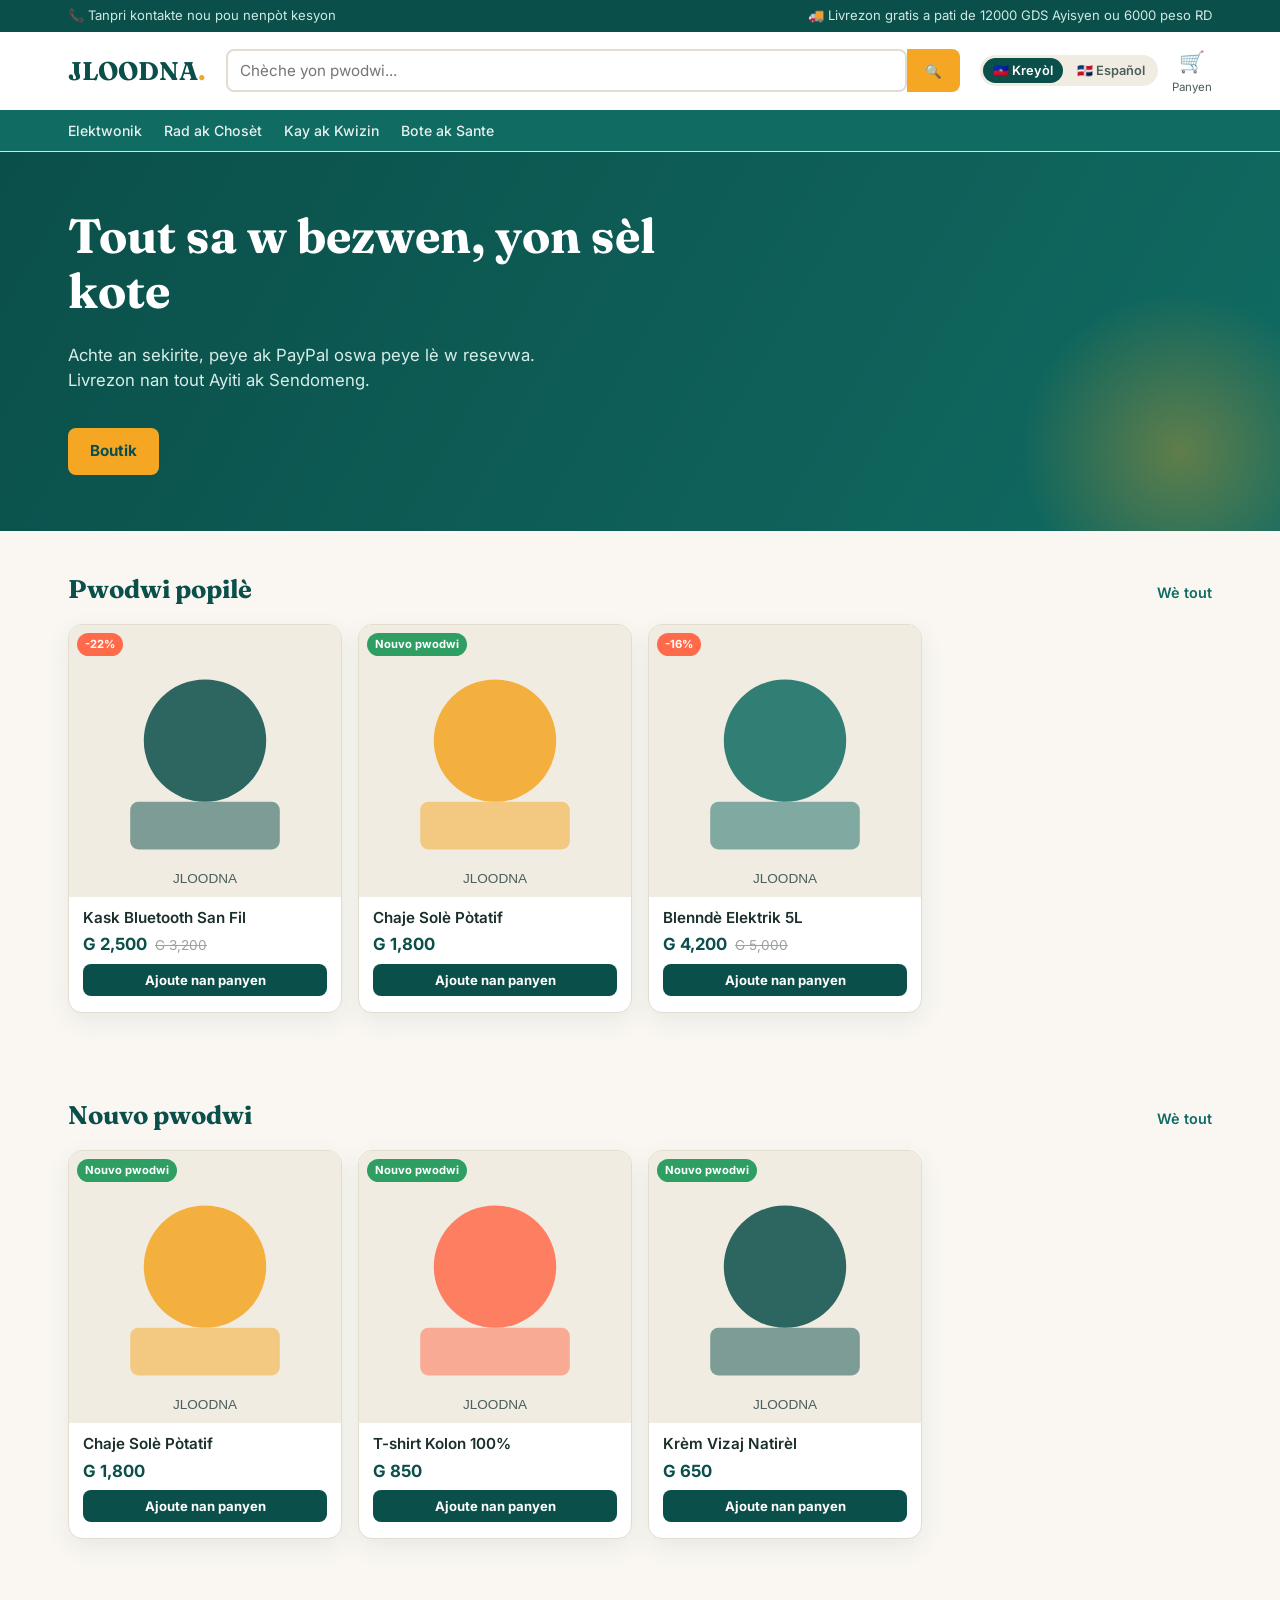
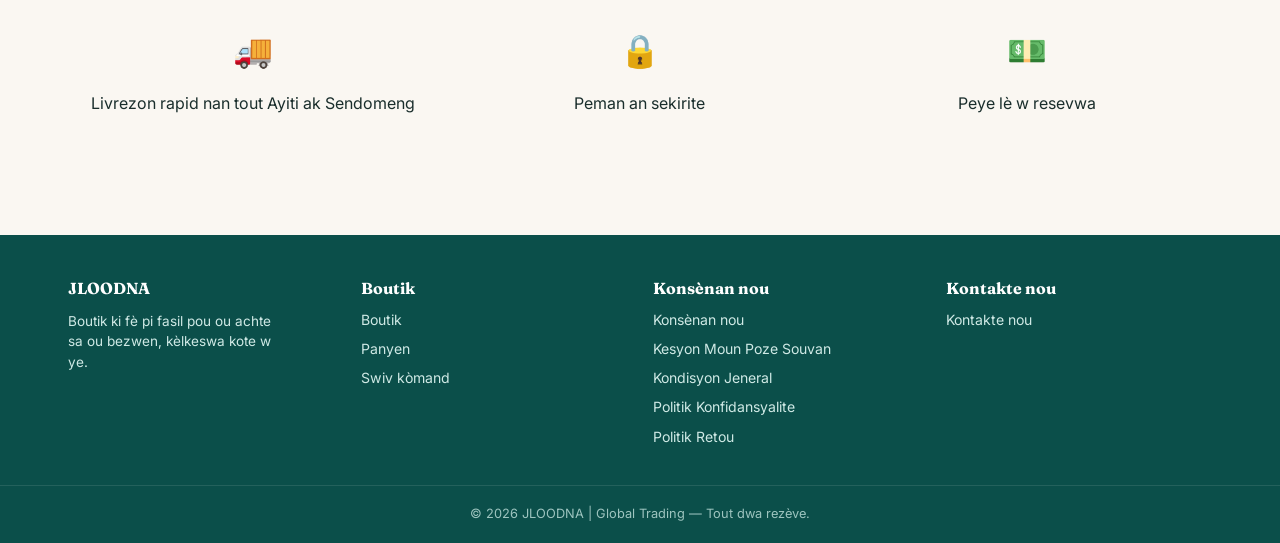
<file: index.html>
<!doctype html>
<html lang="ht">
<head>
<meta charset="UTF-8">
<meta name="viewport" content="width=device-width, initial-scale=1">
<title>JLOODNA | Global Trading — Boutik ou a</title>
<meta name="description" content="JLOODNA se boutik sou entènèt pou Ayiti ak Repiblik Dominikèn. Achte fasil, peye ak PayPal oswa lè livre.">
<link rel="stylesheet" href="./css/style.css">
</head>
<body>
<div id="jl-header"></div>

<section class="jl-hero">
  <div class="container">
    <h1><span class="lang-ht">Tout sa w bezwen, yon sèl kote</span><span class="lang-es">Todo lo que necesitas, en un solo lugar</span></h1>
    <p><span class="lang-ht">Achte an sekirite, peye ak PayPal oswa peye lè w resevwa. Livrezon nan tout Ayiti ak Sendomeng.</span>
       <span class="lang-es">Compra con seguridad, paga con PayPal o al recibir. Entregas en toda Haití y República Dominicana.</span></p>
    <a href="./shop.html" class="btn btn-primary" data-i18n="nav_shop">Boutik</a>
  </div>
</section>

<main class="container">
  <section class="jl-section">
    <div class="jl-section-head">
      <h2 data-i18n="featured_products">Pwodwi popilè</h2>
      <a href="./shop.html?featured=1" data-i18n="view_all">Wè tout</a>
    </div>
    <div class="jl-grid" id="featured-grid"></div>
  </section>

  <section class="jl-section">
    <div class="jl-section-head">
      <h2 data-i18n="new_products">Nouvo pwodwi</h2>
      <a href="./shop.html?is_new=1" data-i18n="view_all">Wè tout</a>
    </div>
    <div class="jl-grid" id="new-grid"></div>
  </section>

  <section class="jl-section" style="display:grid;grid-template-columns:repeat(auto-fit,minmax(220px,1fr));gap:16px;text-align:center">
    <div><div style="font-size:2rem">🚚</div><p data-i18n="free_shipping_note">Livrezon rapid nan tout Ayiti ak Sendomeng</p></div>
    <div><div style="font-size:2rem">🔒</div><p data-i18n="secure_payment_note">Peman an sekirite</p></div>
    <div><div style="font-size:2rem">💵</div><p data-i18n="cod_note">Peye lè w resevwa</p></div>
  </section>
</main>

<div id="jl-footer"></div>

<script src="./js/config.js"></script>
<script src="./data/products.js"></script>
<script src="./js/store.js"></script>
<script src="./js/i18n.js"></script>
<script src="./js/cart.js"></script>
<script src="./js/layout.js"></script>
<script src="./js/product-card.js"></script>
<script>
function loadHome() {
  const products = window.JL_STORE.getProducts().filter(p => p.status === 'active');
  const featured = products.filter(p => p.is_featured).slice(0, 8);
  const news = products.filter(p => p.is_new).slice(0, 8);
  document.getElementById('featured-grid').innerHTML = featured.map(renderProductCard).join('') || '<p class="empty-state" data-i18n="no_results">Pa gen rezilta.</p>';
  document.getElementById('new-grid').innerHTML = news.map(renderProductCard).join('') || '<p class="empty-state" data-i18n="no_results">Pa gen rezilta.</p>';
  window.JL_I18N.applyTranslations();
}
document.addEventListener('DOMContentLoaded', loadHome);
document.addEventListener('jl:lang-changed', loadHome);
</script>
</body>
</html>
</file>
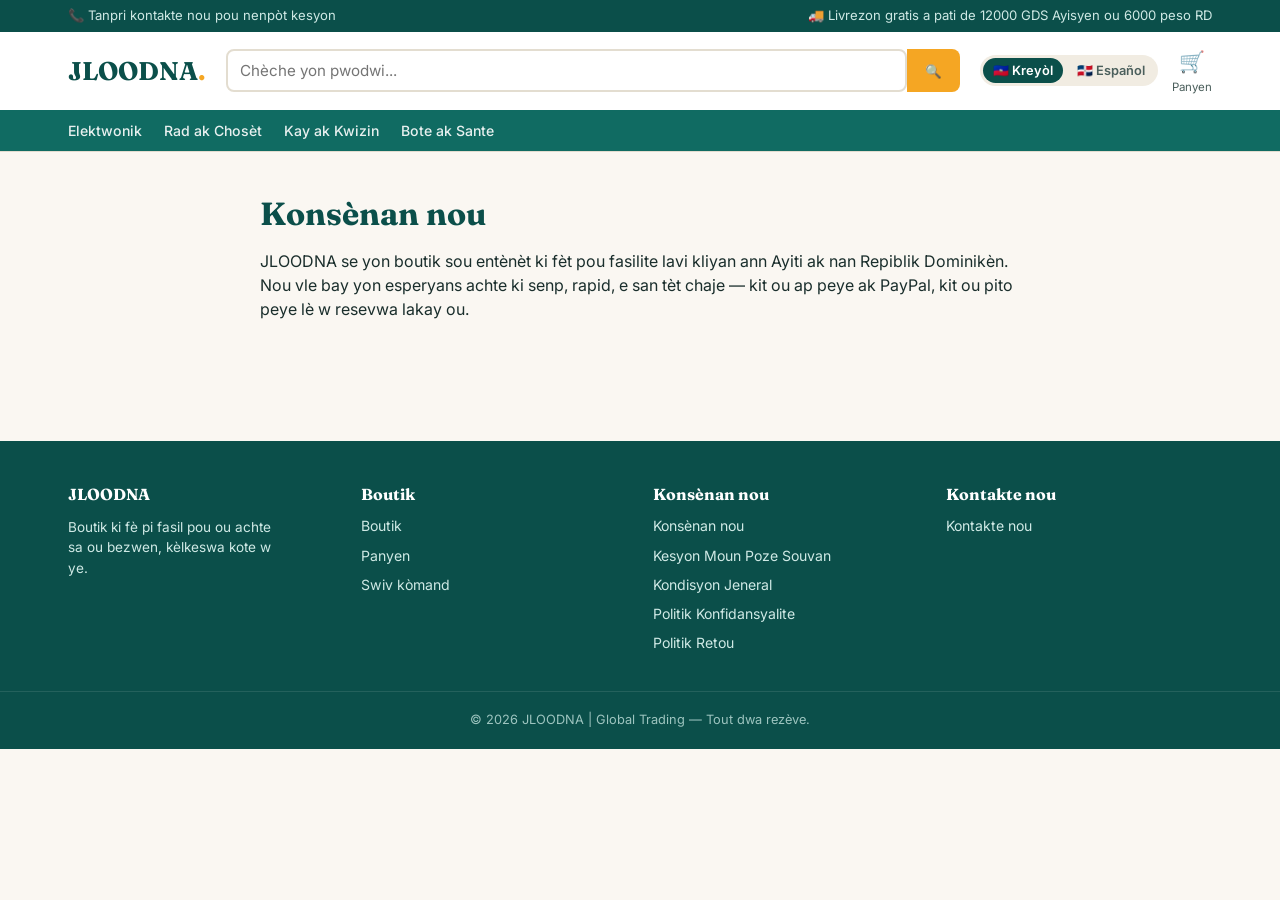
<file: about.html>
<!doctype html>
<html lang="ht">
<head><meta charset="UTF-8"><meta name="viewport" content="width=device-width, initial-scale=1">
<title data-i18n="about_us">JLOODNA</title><link rel="stylesheet" href="./css/style.css"></head>
<body>
<div id="jl-header"></div>
<main class="container jl-section" style="max-width:760px">

<h1 data-i18n="about_us">Konsènan nou</h1>
<p class="lang-ht">JLOODNA se yon boutik sou entènèt ki fèt pou fasilite lavi kliyan ann Ayiti ak nan Repiblik Dominikèn. Nou vle bay yon esperyans achte ki senp, rapid, e san tèt chaje — kit ou ap peye ak PayPal, kit ou pito peye lè w resevwa lakay ou.</p>
<p class="lang-es">JLOODNA es una tienda en línea creada para facilitar la vida de los clientes en Haití y República Dominicana. Queremos ofrecer una experiencia de compra simple, rápida y sin complicaciones — ya sea que pagues con PayPal o prefieras pagar al recibir tu pedido.</p>
</main>
<div id="jl-footer"></div>
<script src="./js/config.js"></script>
<script src="./data/products.js"></script>
<script src="./js/store.js"></script>
<script src="./js/i18n.js"></script>
<script src="./js/cart.js"></script>
<script src="./js/layout.js"></script>
</body></html>
</file>
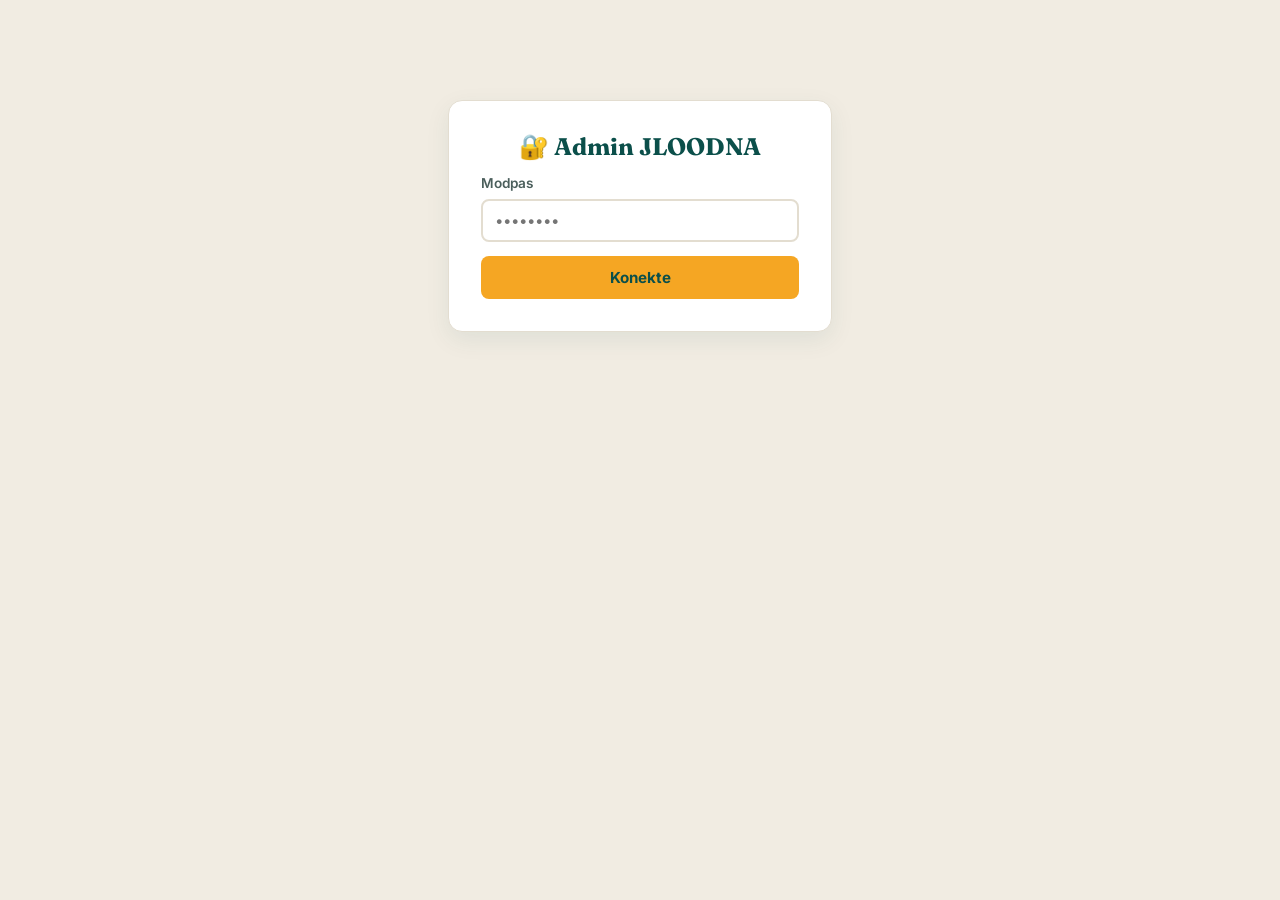
<file: admin.html>
<!doctype html>
<html lang="ht">
<head>
<meta charset="UTF-8"><meta name="viewport" content="width=device-width, initial-scale=1">
<title>Admin — JLOODNA</title>
<link rel="stylesheet" href="./css/style.css">
<link rel="stylesheet" href="./css/admin.css">
</head>
<body>

<!-- ===================== ÉCRAN DE CONNEXION ===================== -->
<div id="login-screen" class="container" style="max-width:420px;padding-top:60px">
  <div class="jl-auth-card">
    <h2>🔐 Admin JLOODNA</h2>
    <div id="login-alert"></div>
    <div class="field"><label class="field-label">Modpas</label><input type="password" id="admin-password" placeholder="••••••••"></div>
    <button class="btn btn-primary btn-block" id="login-btn">Konekte</button>
  </div>
</div>

<!-- ===================== PANEL ADMIN ===================== -->
<div id="admin-shell" class="admin-shell" style="display:none">
  <aside class="admin-sidebar">
    <h1>JLOODNA<br><small style="font-size:.7rem;opacity:.7">Panel Admin</small></h1>
    <button class="tab-btn active" data-tab="dashboard">📊 Dashboard</button>
    <button class="tab-btn" data-tab="products">📦 Pwodwi</button>
    <button class="tab-btn" data-tab="categories">🗂️ Kategori</button>
    <button class="tab-btn" data-tab="orders">🧾 Kòmand <span class="badge-count" id="orders-badge">0</span></button>
    <button class="tab-btn" data-tab="deploy">🚀 Deplwaye</button>
    <button class="tab-btn" data-tab="settings">⚙️ Paramèt</button>
    <button class="tab-btn" id="logout-btn" style="margin-top:30px;opacity:.7">↩ Dekonekte</button>
  </aside>

  <main class="admin-main">

    <!-- ---------------- DASHBOARD ---------------- -->
    <section class="admin-tab active" id="tab-dashboard">
      <h2>Dashboard</h2>
      <div class="stat-grid" id="dash-stats"></div>
      <div class="admin-card">
        <h3>⚠️ Pwodwi ki gen stòk fèb</h3>
        <div id="dash-low-stock"></div>
      </div>
    </section>

    <!-- ---------------- PRODUITS ---------------- -->
    <section class="admin-tab" id="tab-products">
      <div class="jl-section-head"><h2>Pwodwi</h2><button class="btn btn-primary btn-sm" id="new-product-btn">+ Ajoute pwodwi</button></div>
      <div class="admin-card"><div style="overflow-x:auto"><table class="admin-table" id="products-table"><thead>
        <tr><th></th><th>Non</th><th>SKU</th><th>Pri (HTG)</th><th>Stòk</th><th>Estati</th><th></th></tr>
      </thead><tbody></tbody></table></div></div>

      <div class="admin-card" id="product-form-card" style="display:none">
        <h3 id="product-form-title">Ajoute pwodwi</h3>
        <div class="form-grid">
          <div class="field"><label class="field-label">Non (Kreyòl) *</label><input type="text" id="f-name-ht"></div>
          <div class="field"><label class="field-label">Non (Español) *</label><input type="text" id="f-name-es"></div>
          <div class="field"><label class="field-label">SKU *</label><input type="text" id="f-sku"></div>
          <div class="field"><label class="field-label">Mak</label><input type="text" id="f-brand"></div>
          <div class="field"><label class="field-label">Pri (HTG) *</label><input type="number" id="f-price"></div>
          <div class="field"><label class="field-label">Ansyen pri (HTG)</label><input type="number" id="f-old-price"></div>
          <div class="field"><label class="field-label">Stòk</label><input type="number" id="f-stock" value="0"></div>
          <div class="field"><label class="field-label">Kategori</label><select id="f-category"></select></div>
        </div>
        <div class="field"><label class="field-label">Deskripsyon (Kreyòl)</label><textarea id="f-desc-ht" rows="2"></textarea></div>
        <div class="field"><label class="field-label">Deskripsyon (Español)</label><textarea id="f-desc-es" rows="2"></textarea></div>
        <div class="field">
          <label class="field-label">Imaj pwodwi (chwazi 1 oswa plizyè fichye)</label>
          <input type="file" id="f-images" accept="image/*" multiple>
          <div class="img-preview-row" id="img-preview"></div>
        </div>
        <div class="field">
          <label><input type="checkbox" id="f-featured"> Mete nan "Pwodwi popilè"</label><br>
          <label><input type="checkbox" id="f-new"> Mete nan "Nouvo pwodwi"</label><br>
          <label><input type="checkbox" id="f-active" checked> Aktif (vizib nan boutik la)</label>
        </div>
        <button class="btn btn-primary" id="save-product-btn">💾 Anrejistre</button>
        <button class="btn btn-outline" id="cancel-product-btn">Anile</button>
      </div>
    </section>

    <!-- ---------------- CATÉGORIES ---------------- -->
    <section class="admin-tab" id="tab-categories">
      <h2>Kategori</h2>
      <div class="admin-card">
        <div class="form-grid">
          <div class="field"><label class="field-label">Non (Kreyòl)</label><input type="text" id="cat-name-ht"></div>
          <div class="field"><label class="field-label">Non (Español)</label><input type="text" id="cat-name-es"></div>
        </div>
        <button class="btn btn-primary btn-sm" id="add-category-btn">+ Ajoute kategori</button>
      </div>
      <div class="admin-card"><table class="admin-table" id="categories-table"><thead><tr><th>Kreyòl</th><th>Español</th><th></th></tr></thead><tbody></tbody></table></div>
    </section>

    <!-- ---------------- COMMANDES ---------------- -->
    <section class="admin-tab" id="tab-orders">
      <h2>Kòmand</h2>
      <p style="font-size:.85rem;color:var(--ink-soft)">⚠️ Lis anba a montre sèlman kòmand ki te pase sou APARÈY sa a. Notifikasyon imel ou resevwa nan jloodna@gmail.com se sous prensipal ou pou tout kòmand, kèlkeswa aparèy kliyan an itilize.</p>
      <div class="admin-card"><div style="overflow-x:auto"><table class="admin-table" id="orders-table"><thead>
        <tr><th>Nimewo</th><th>Kliyan</th><th>Total</th><th>Peman</th><th>Estati</th><th>Dat</th></tr>
      </thead><tbody></tbody></table></div></div>
    </section>

    <!-- ---------------- DÉPLOIEMENT ---------------- -->
    <section class="admin-tab" id="tab-deploy">
      <h2>Deplwaye chanjman yo</h2>
      <div class="admin-card">
        <p>Chanjman ou fè nan "Pwodwi" ak "Kategori" parèt touswit isit la (pou ou), men yo <strong>poko vizib pou lòt kliyan</strong> jiskaske ou telechaje fichye a epi mete l sou GitHub oswa Netlify.</p>
        <ol>
          <li>Klike <strong>"⬇️ Telechaje products.js"</strong> anba a.</li>
          <li>Ranplase fichye <code>data/products.js</code> nan repo GitHub ou (oswa dosye Netlify ou) ak nouvo fichye a.</li>
          <li>Tann kèk segond pou sit la re-deplwaye otomatikman.</li>
        </ol>
        <button class="btn btn-primary" id="export-btn">⬇️ Telechaje products.js</button>
        <button class="btn btn-outline" id="reset-preview-btn">↺ Retounen a vèsyon deplwaye a</button>
      </div>
    </section>

    <!-- ---------------- PARAMÈTRES ---------------- -->
    <section class="admin-tab" id="tab-settings">
      <h2>Paramèt</h2>
      <div class="admin-card">
        <p><strong>Imel admin:</strong> <span id="set-email"></span></p>
        <div class="field"><label class="field-label">To echanj HTG → DOP</label>
          <div style="display:flex;gap:8px"><input type="number" step="0.01" id="set-rate"><button class="btn btn-sm btn-primary" id="save-rate-btn">Anrejistre</button></div>
        </div>
        <p><strong>Notifikasyon imel (EmailJS):</strong> <span id="set-emailjs-status"></span></p>
        <p style="font-size:.85rem;color:var(--ink-soft)">Pou aktive notifikasyon imel, ranpli EMAILJS_PUBLIC_KEY, EMAILJS_SERVICE_ID ak EMAILJS_TEMPLATE_ID nan fichye <code>js/config.js</code> (wè README.md pou enstriksyon pa-a-pa).</p>
        <p><strong>PayPal:</strong> <span id="set-paypal-status"></span></p>
        <p style="font-size:.85rem;color:var(--ink-soft)">Pou chanje modpas admin sa a, modifye <code>ADMIN_PASSWORD</code> nan <code>js/config.js</code>.</p>
      </div>
    </section>

  </main>
</div>

<script src="./js/config.js"></script>
<script src="./data/products.js"></script>
<script src="./js/store.js"></script>
<script src="./js/i18n.js"></script>
<script src="./js/orders.js"></script>
<script src="./js/admin.js"></script>
</body>
</html>
</file>
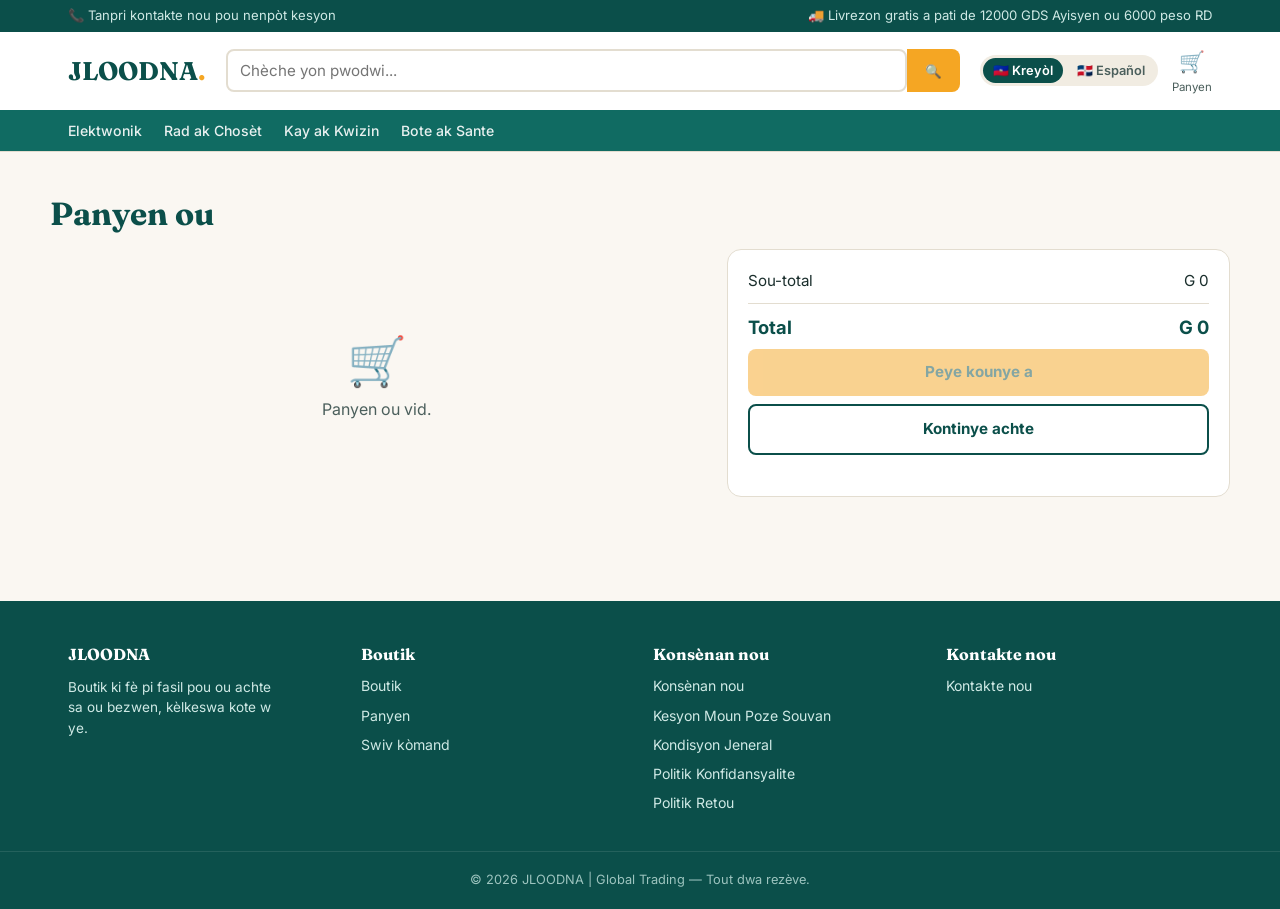
<file: cart.html>
<!doctype html>
<html lang="ht">
<head>
<meta charset="UTF-8"><meta name="viewport" content="width=device-width, initial-scale=1">
<title data-i18n="your_cart">Panyen — JLOODNA</title>
<link rel="stylesheet" href="./css/style.css">
</head>
<body>
<div id="jl-header"></div>
<main class="container jl-section">
  <h1 data-i18n="your_cart">Panyen ou</h1>
  <div class="jl-checkout-grid">
    <div id="cart-items"></div>
    <div class="jl-summary">
      <div class="jl-summary-row"><span data-i18n="subtotal">Sou-total</span><span id="sum-subtotal">—</span></div>
      <div class="jl-summary-row total"><span data-i18n="total">Total</span><span id="sum-total">—</span></div>
      <a href="./checkout.html" class="btn btn-primary btn-block" id="checkout-btn" data-i18n="checkout">Peye kounye a</a>
      <a href="./shop.html" class="btn btn-outline btn-block" style="margin-top:8px" data-i18n="continue_shopping">Kontinye achte</a>
    </div>
  </div>
</main>
<div id="jl-footer"></div>
<script src="./js/config.js"></script>
<script src="./data/products.js"></script>
<script src="./js/store.js"></script>
<script src="./js/i18n.js"></script>
<script src="./js/cart.js"></script>
<script src="./js/layout.js"></script>
<script>
function renderCart() {
  const currency = window.JL_I18N.currentCurrency();
  const details = window.JL_CART.cartDetails();
  const container = document.getElementById('cart-items');
  const checkoutBtn = document.getElementById('checkout-btn');
  if (!details.length) {
    container.innerHTML = `<p class="empty-state"><span class="icon">🛒</span><br><span data-i18n="empty_cart">Panyen ou vid.</span></p>`;
    document.getElementById('sum-subtotal').textContent = window.JL_STORE.formatMoney(0, currency);
    document.getElementById('sum-total').textContent = window.JL_STORE.formatMoney(0, currency);
    checkoutBtn.style.pointerEvents = 'none'; checkoutBtn.style.opacity = '.5';
    window.JL_I18N.applyTranslations();
    return;
  }
  checkoutBtn.style.pointerEvents = ''; checkoutBtn.style.opacity = '';
  let subtotal = 0;
  container.innerHTML = details.map(d => {
    subtotal += d.price * d.qty;
    const img = (d.images && d.images[0]) || '/img/products/placeholder-1.svg';
    return `<div class="jl-cart-item">
      <img src="${img}">
      <div>
        <h3 style="margin:0 0 4px;font-size:.95rem"><span class="lang-ht">${d.name_ht}</span><span class="lang-es">${d.name_es}</span></h3>
        <div class="jl-price"><span class="now">${window.JL_STORE.formatMoney(d.price, currency)}</span></div>
        <div class="jl-qty" style="margin-top:6px">
          <button onclick="changeCartQty(${d.id},${d.qty - 1})">−</button>
          <span>${d.qty}</span>
          <button onclick="changeCartQty(${d.id},${d.qty + 1})">+</button>
        </div>
      </div>
      <button class="btn btn-sm btn-outline" onclick="removeCartItem(${d.id})" data-i18n="remove">Retire</button>
    </div>`;
  }).join('');
  document.getElementById('sum-subtotal').textContent = window.JL_STORE.formatMoney(subtotal, currency);
  document.getElementById('sum-total').textContent = window.JL_STORE.formatMoney(subtotal, currency);
  window.JL_I18N.applyTranslations();
}
function changeCartQty(productId, qty) { window.JL_CART.updateCartQty(productId, qty); renderCart(); }
function removeCartItem(productId) { window.JL_CART.removeFromCart(productId); renderCart(); }
document.addEventListener('DOMContentLoaded', renderCart);
document.addEventListener('jl:lang-changed', renderCart);
</script>
</body>
</html>
</file>
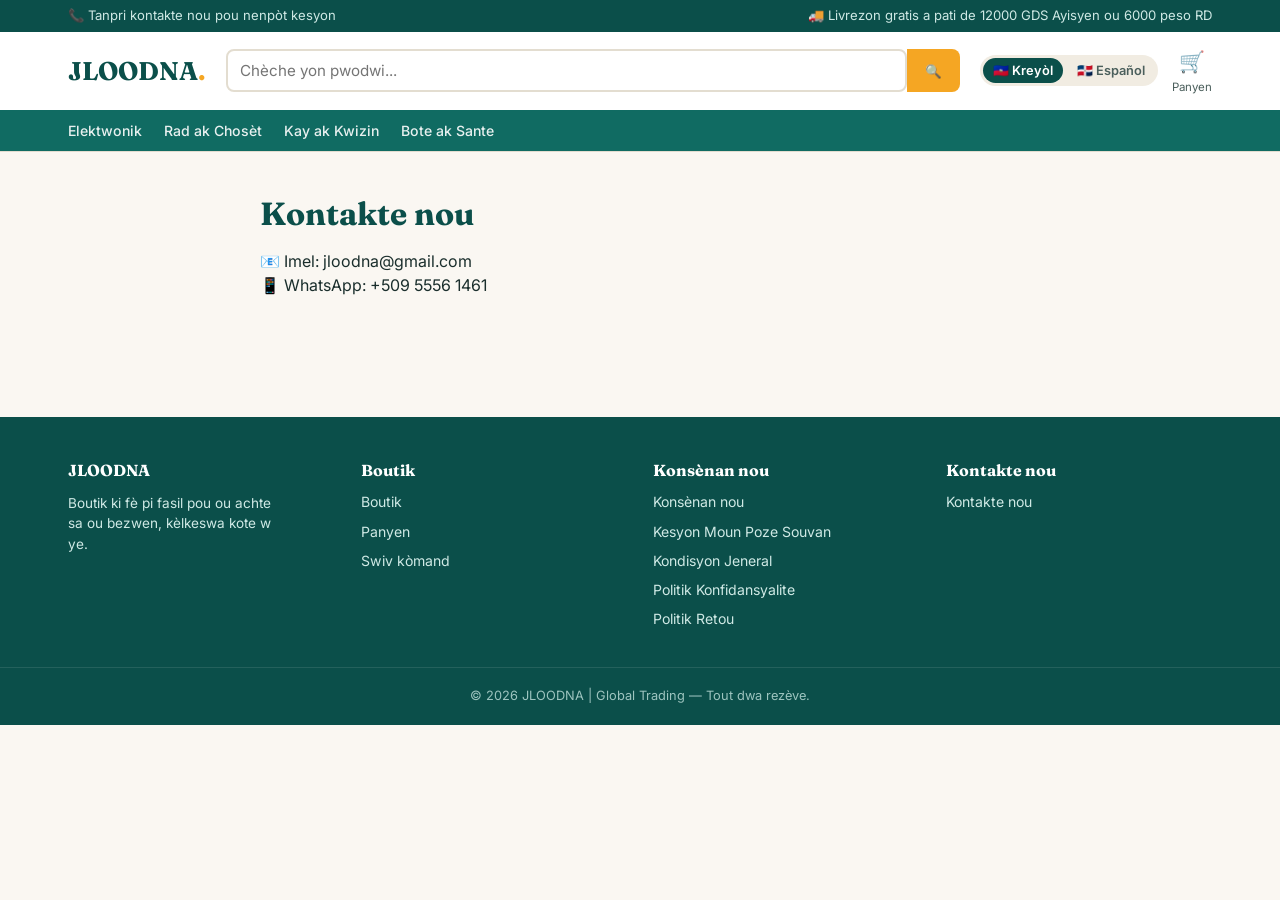
<file: contact.html>
<!doctype html>
<html lang="ht">
<head><meta charset="UTF-8"><meta name="viewport" content="width=device-width, initial-scale=1">
<title data-i18n="contact_us">JLOODNA</title><link rel="stylesheet" href="./css/style.css"></head>
<body>
<div id="jl-header"></div>
<main class="container jl-section" style="max-width:760px">

<h1 data-i18n="contact_us">Kontakte nou</h1>
<p class="lang-ht">📧 Imel: jloodna@gmail.com<br>📱 WhatsApp: +509 5556 1461</p>
<p class="lang-es">📧 Correo: jloodna@gmail.com<br>📱 WhatsApp: +509 5556 1461</p>
</main>
<div id="jl-footer"></div>
<script src="./js/config.js"></script>
<script src="./data/products.js"></script>
<script src="./js/store.js"></script>
<script src="./js/i18n.js"></script>
<script src="./js/cart.js"></script>
<script src="./js/layout.js"></script>
</body></html>
</file>
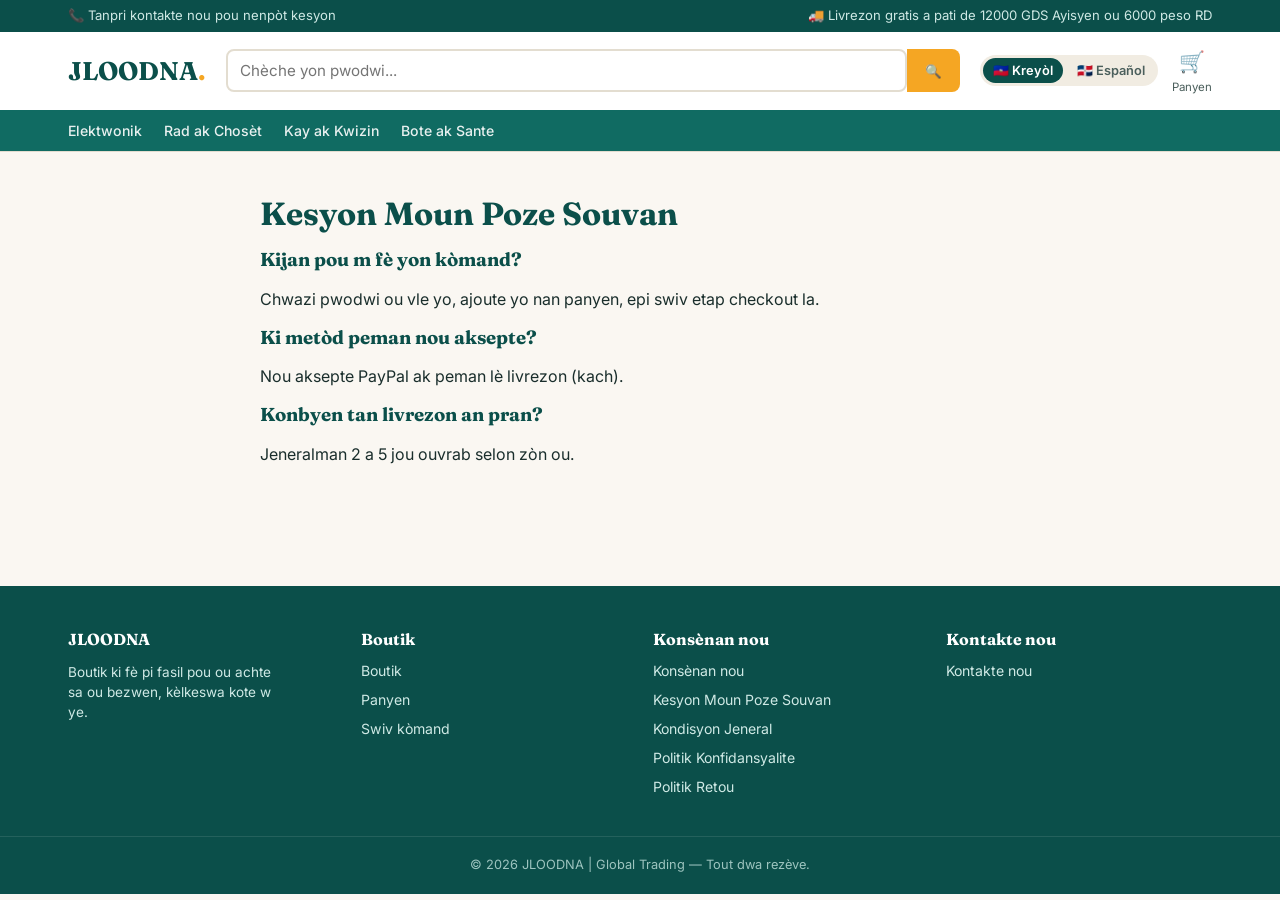
<file: faq.html>
<!doctype html>
<html lang="ht">
<head><meta charset="UTF-8"><meta name="viewport" content="width=device-width, initial-scale=1">
<title data-i18n="faq">JLOODNA</title><link rel="stylesheet" href="./css/style.css"></head>
<body>
<div id="jl-header"></div>
<main class="container jl-section" style="max-width:760px">

<h1 data-i18n="faq">Kesyon Moun Poze Souvan</h1>
<div class="lang-ht">
  <h3>Kijan pou m fè yon kòmand?</h3><p>Chwazi pwodwi ou vle yo, ajoute yo nan panyen, epi swiv etap checkout la.</p>
  <h3>Ki metòd peman nou aksepte?</h3><p>Nou aksepte PayPal ak peman lè livrezon (kach).</p>
  <h3>Konbyen tan livrezon an pran?</h3><p>Jeneralman 2 a 5 jou ouvrab selon zòn ou.</p>
</div>
<div class="lang-es">
  <h3>¿Cómo hago un pedido?</h3><p>Elige los productos que deseas, agrégalos al carrito y sigue los pasos del checkout.</p>
  <h3>¿Qué métodos de pago aceptan?</h3><p>Aceptamos PayPal y pago contra entrega (efectivo).</p>
  <h3>¿Cuánto tarda la entrega?</h3><p>Generalmente de 2 a 5 días hábiles según tu zona.</p>
</div>
</main>
<div id="jl-footer"></div>
<script src="./js/config.js"></script>
<script src="./data/products.js"></script>
<script src="./js/store.js"></script>
<script src="./js/i18n.js"></script>
<script src="./js/cart.js"></script>
<script src="./js/layout.js"></script>
</body></html>
</file>
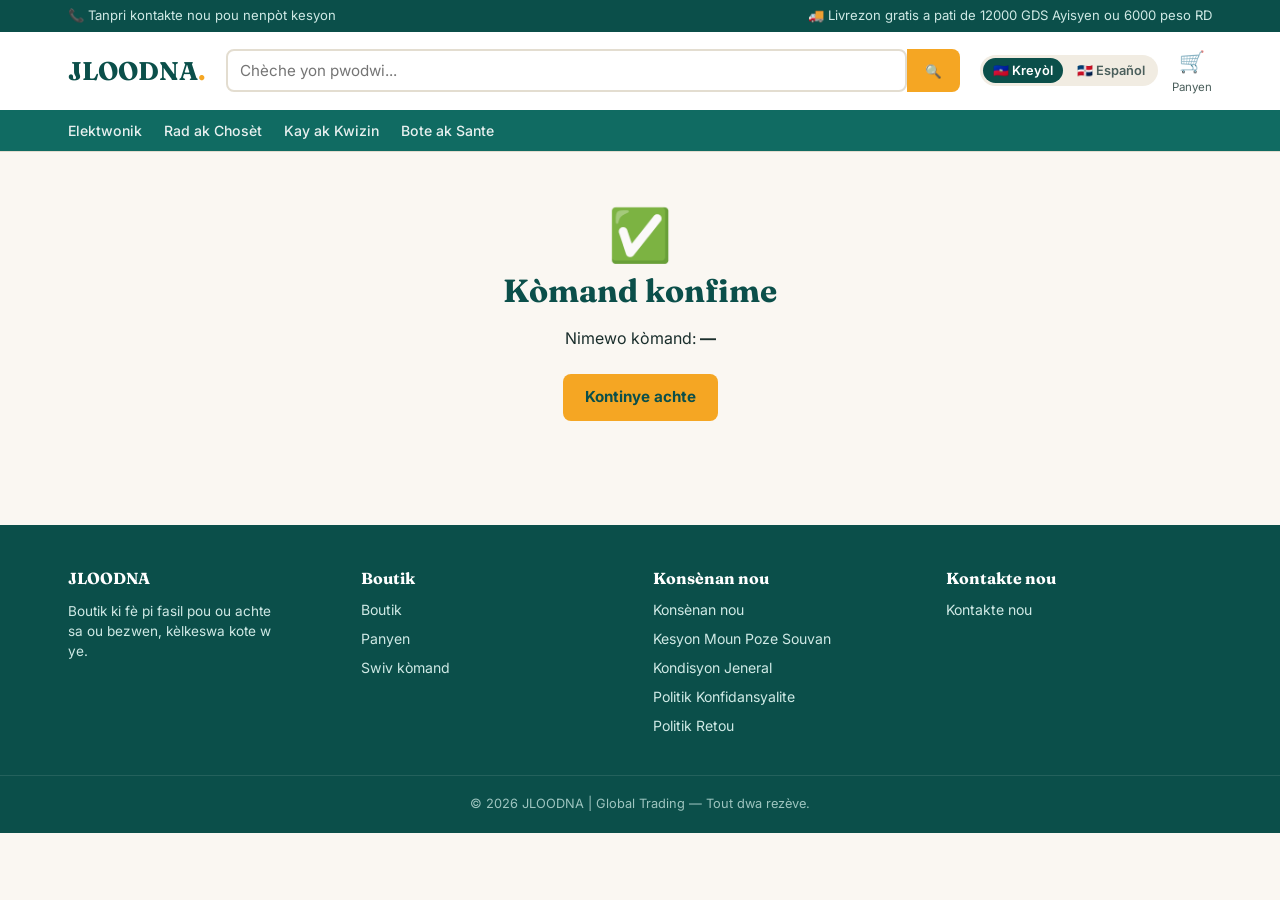
<file: order-confirmation.html>
<!doctype html>
<html lang="ht">
<head><meta charset="UTF-8"><meta name="viewport" content="width=device-width, initial-scale=1">
<title data-i18n="order_confirmed">Kòmand konfime — JLOODNA</title><link rel="stylesheet" href="./css/style.css"></head>
<body>
<div id="jl-header"></div>
<main class="container jl-section text-center">
  <div style="font-size:3.2rem">✅</div>
  <h1 data-i18n="order_confirmed">Kòmand konfime</h1>
  <p><span data-i18n="order_number">Nimewo kòmand</span>: <strong id="order-num"></strong></p>
  <div id="order-detail" style="max-width:520px;margin:24px auto;text-align:left"></div>
  <a href="./shop.html" class="btn btn-primary" data-i18n="continue_shopping">Kontinye achte</a>
</main>
<div id="jl-footer"></div>
<script src="./js/config.js"></script>
<script src="./data/products.js"></script>
<script src="./js/store.js"></script>
<script src="./js/i18n.js"></script>
<script src="./js/cart.js"></script>
<script src="./js/layout.js"></script>
<script src="./js/orders.js"></script>
<script>
const orderNumber = new URLSearchParams(location.search).get('order');
document.getElementById('order-num').textContent = orderNumber || '—';
function load() {
  const o = window.JL_ORDERS.getOrders().find(x => x.order_number === orderNumber);
  if (!o) return;
  document.getElementById('order-detail').innerHTML = `
    <div class="jl-summary">
      <div class="jl-summary-row"><span>${o.full_name}</span><span>${o.phone}</span></div>
      <div class="jl-summary-row"><span data-i18n="address">Adrès</span><span>${o.address}</span></div>
      <div class="jl-summary-row"><span data-i18n="payment_method">Metòd peman</span><span>${o.payment_method === 'cash_on_delivery' ? 'Peye lè livre' : 'PayPal'}</span></div>
      <div class="jl-summary-row total"><span data-i18n="total">Total</span><span>${window.JL_STORE.formatMoney(o.total_htg, 'HTG')}</span></div>
    </div>`;
  window.JL_I18N.applyTranslations();
}
document.addEventListener('DOMContentLoaded', load);
</script>
</body></html>
</file>
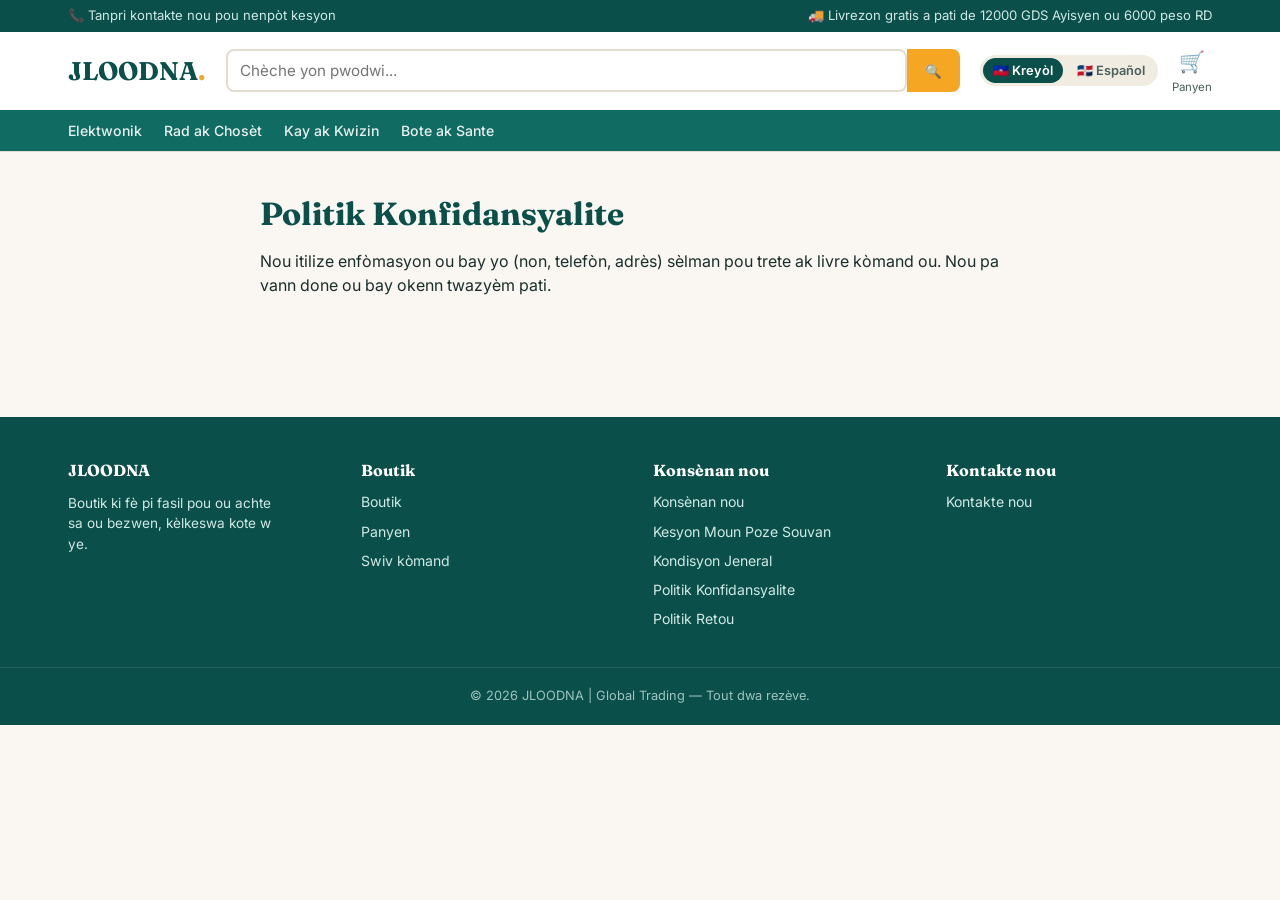
<file: privacy.html>
<!doctype html>
<html lang="ht">
<head><meta charset="UTF-8"><meta name="viewport" content="width=device-width, initial-scale=1">
<title data-i18n="privacy">JLOODNA</title><link rel="stylesheet" href="./css/style.css"></head>
<body>
<div id="jl-header"></div>
<main class="container jl-section" style="max-width:760px">

<h1 data-i18n="privacy">Politik Konfidansyalite</h1>
<p class="lang-ht">Nou itilize enfòmasyon ou bay yo (non, telefòn, adrès) sèlman pou trete ak livre kòmand ou. Nou pa vann done ou bay okenn twazyèm pati.</p>
<p class="lang-es">Usamos la información que proporcionas (nombre, teléfono, dirección) únicamente para procesar y entregar tu pedido. No vendemos tus datos a terceros.</p>
</main>
<div id="jl-footer"></div>
<script src="./js/config.js"></script>
<script src="./data/products.js"></script>
<script src="./js/store.js"></script>
<script src="./js/i18n.js"></script>
<script src="./js/cart.js"></script>
<script src="./js/layout.js"></script>
</body></html>
</file>
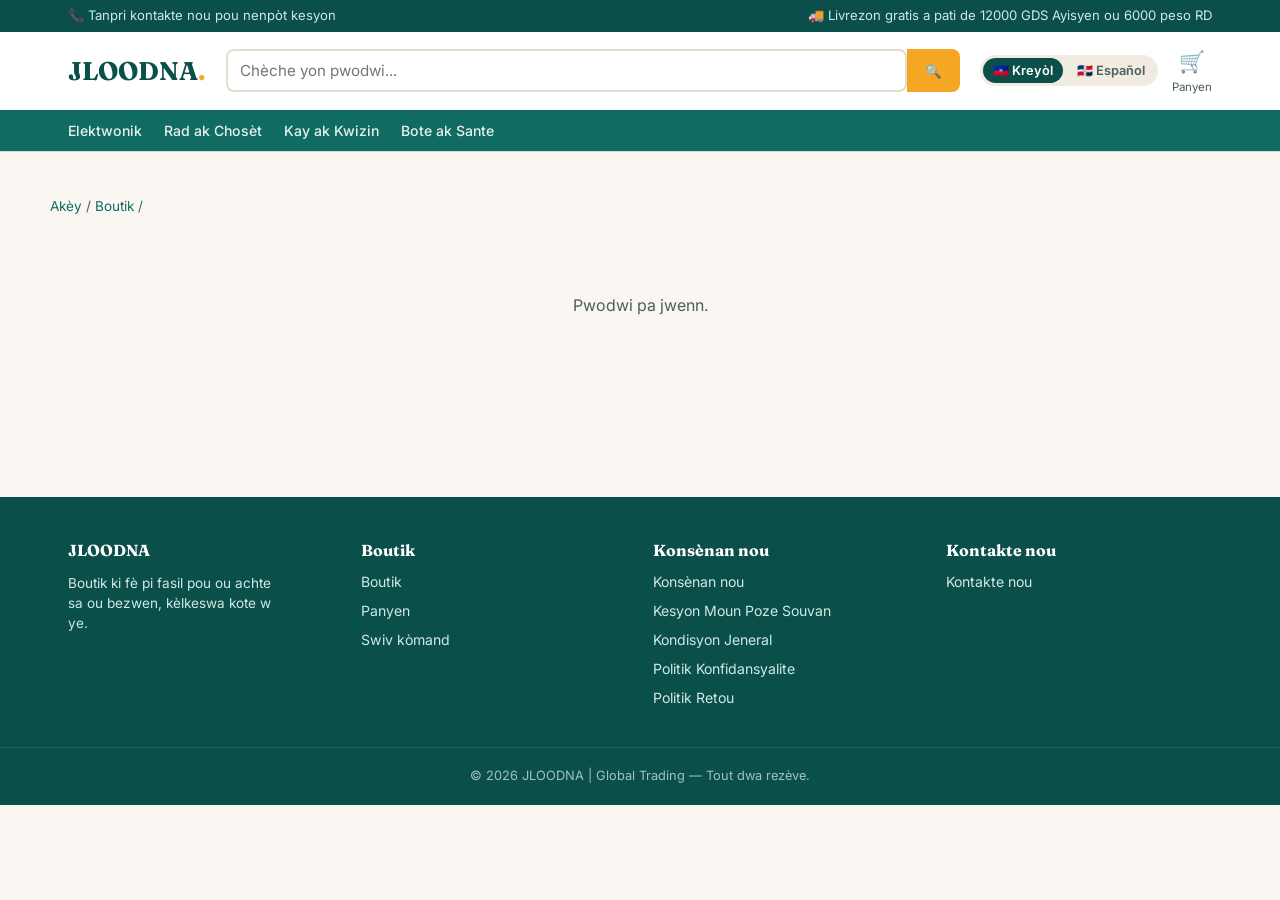
<file: product.html>
<!doctype html>
<html lang="ht">
<head>
<meta charset="UTF-8"><meta name="viewport" content="width=device-width, initial-scale=1">
<title id="page-title">Pwodwi — JLOODNA</title>
<link rel="stylesheet" href="./css/style.css">
<style>
.pd-layout{display:grid;grid-template-columns:1fr;gap:30px}
@media(min-width:860px){.pd-layout{grid-template-columns:1fr 1fr}}
.pd-gallery-main{aspect-ratio:1/1;background:var(--paper-dim);border-radius:var(--radius);overflow:hidden;margin-bottom:10px}
.pd-gallery-main img{width:100%;height:100%;object-fit:cover}
.pd-thumbs{display:flex;gap:8px}
.pd-thumbs img{width:64px;height:64px;object-fit:cover;border-radius:8px;cursor:pointer;border:2px solid transparent}
.pd-thumbs img.active{border-color:var(--mango-500)}
.pd-qty-row{display:flex;align-items:center;gap:16px;margin:18px 0}
</style>
</head>
<body>
<div id="jl-header"></div>
<main class="container jl-section">
  <div class="breadcrumb"><a href="/index.html" data-i18n="nav_home">Akèy</a> / <a href="/shop.html" data-i18n="nav_shop">Boutik</a> / <span id="crumb-name"></span></div>
  <div id="pd-content"></div>
  <section class="jl-section" id="related-section" style="display:none">
    <div class="jl-section-head"><h2 data-i18n="related_products">Pwodwi ki gen rapò</h2></div>
    <div class="jl-grid" id="related-grid"></div>
  </section>
</main>
<div id="jl-footer"></div>
<script src="./js/config.js"></script>
<script src="./data/products.js"></script>
<script src="./js/store.js"></script>
<script src="./js/i18n.js"></script>
<script src="./js/cart.js"></script>
<script src="./js/layout.js"></script>
<script src="./js/product-card.js"></script>
<script>
const slug = new URLSearchParams(location.search).get('slug');

function loadProduct() {
  const currency = window.JL_I18N.currentCurrency();
  const p = window.JL_STORE.getProductBySlug(slug);
  if (!p) { document.getElementById('pd-content').innerHTML = '<p class="empty-state">Pwodwi pa jwenn.</p>'; return; }

  document.getElementById('page-title').textContent = `${p.name_ht} — JLOODNA`;
  document.getElementById('crumb-name').textContent = p.name_ht;

  const price = window.JL_STORE.convert(p.price_htg, currency);
  const oldPrice = p.old_price_htg ? window.JL_STORE.convert(p.old_price_htg, currency) : null;
  const images = (p.images && p.images.length) ? p.images : ['/img/products/placeholder-1.svg'];
  const oldPriceHtml = oldPrice ? `<span class="old" style="font-size:1rem">${window.JL_STORE.formatMoney(oldPrice, currency)}</span>` : '';
  const stockLabel = p.stock > 0 ? `<span class="status-pill delivered" data-i18n="in_stock">Disponib</span>` : `<span class="status-pill cancelled" data-i18n="out_of_stock">Pa gen stòk</span>`;

  document.getElementById('pd-content').innerHTML = `
    <div class="pd-layout">
      <div>
        <div class="pd-gallery-main"><img id="main-img" src="${images[0]}" alt="${p.name_ht}"></div>
        <div class="pd-thumbs">${images.map((img, i) => `<img src="${img}" class="${i === 0 ? 'active' : ''}" onclick="document.getElementById('main-img').src='${img}'; document.querySelectorAll('.pd-thumbs img').forEach(t=>t.classList.remove('active')); this.classList.add('active')">`).join('')}</div>
      </div>
      <div>
        <h1><span class="lang-ht">${p.name_ht}</span><span class="lang-es">${p.name_es}</span></h1>
        <p style="color:var(--ink-soft)">SKU: ${p.sku} ${p.brand ? '· ' + p.brand : ''}</p>
        ${stockLabel}
        <div class="jl-price" style="margin:14px 0"><span class="now" style="font-size:1.6rem">${window.JL_STORE.formatMoney(price, currency)}</span>${oldPriceHtml}</div>
        <p><span class="lang-ht">${p.description_ht || ''}</span><span class="lang-es">${p.description_es || ''}</span></p>
        <div class="pd-qty-row">
          <div class="jl-qty">
            <button onclick="changeQty(-1)">−</button>
            <span id="qty-val">1</span>
            <button onclick="changeQty(1)">+</button>
          </div>
          <button class="btn btn-primary" id="add-cart-btn" ${p.stock <= 0 ? 'disabled' : ''}><span data-i18n="add_to_cart">Ajoute nan panyen</span></button>
        </div>
        <a href="/cart.html" id="buy-now-link" class="btn btn-teal btn-block" style="margin-top:6px"><span data-i18n="buy_now">Achte kounye a</span></a>
      </div>
    </div>`;

  document.getElementById('add-cart-btn').addEventListener('click', () => {
    window.JL_CART.addToCart(p.id, Number(document.getElementById('qty-val').textContent));
  });
  document.getElementById('buy-now-link').addEventListener('click', () => {
    window.JL_CART.addToCart(p.id, Number(document.getElementById('qty-val').textContent));
  });

  const related = window.JL_STORE.getProducts().filter(r => r.category_id === p.category_id && r.id !== p.id).slice(0, 4);
  if (related.length) {
    document.getElementById('related-section').style.display = '';
    document.getElementById('related-grid').innerHTML = related.map(renderProductCard).join('');
  }
  window.JL_I18N.applyTranslations();
}
function changeQty(delta) {
  const el = document.getElementById('qty-val');
  el.textContent = Math.max(1, Number(el.textContent) + delta);
}
document.addEventListener('DOMContentLoaded', loadProduct);
document.addEventListener('jl:lang-changed', loadProduct);
</script>
</body>
</html>
</file>
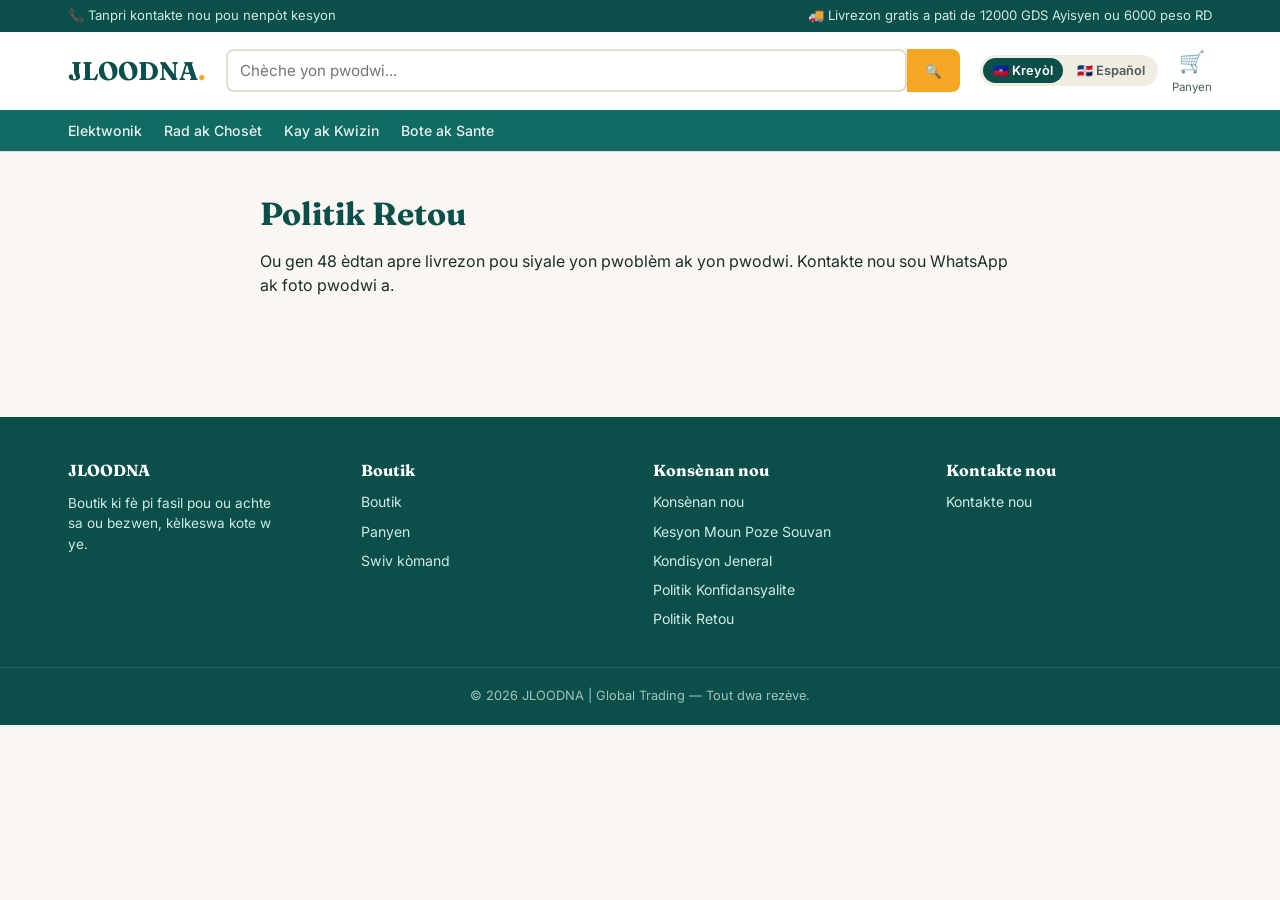
<file: returns.html>
<!doctype html>
<html lang="ht">
<head><meta charset="UTF-8"><meta name="viewport" content="width=device-width, initial-scale=1">
<title data-i18n="returns">JLOODNA</title><link rel="stylesheet" href="./css/style.css"></head>
<body>
<div id="jl-header"></div>
<main class="container jl-section" style="max-width:760px">

<h1 data-i18n="returns">Politik Retou</h1>
<p class="lang-ht">Ou gen 48 èdtan apre livrezon pou siyale yon pwoblèm ak yon pwodwi. Kontakte nou sou WhatsApp ak foto pwodwi a.</p>
<p class="lang-es">Tienes 48 horas después de la entrega para reportar un problema con un producto. Contáctanos por WhatsApp con fotos del producto.</p>
</main>
<div id="jl-footer"></div>
<script src="./js/config.js"></script>
<script src="./data/products.js"></script>
<script src="./js/store.js"></script>
<script src="./js/i18n.js"></script>
<script src="./js/cart.js"></script>
<script src="./js/layout.js"></script>
</body></html>
</file>
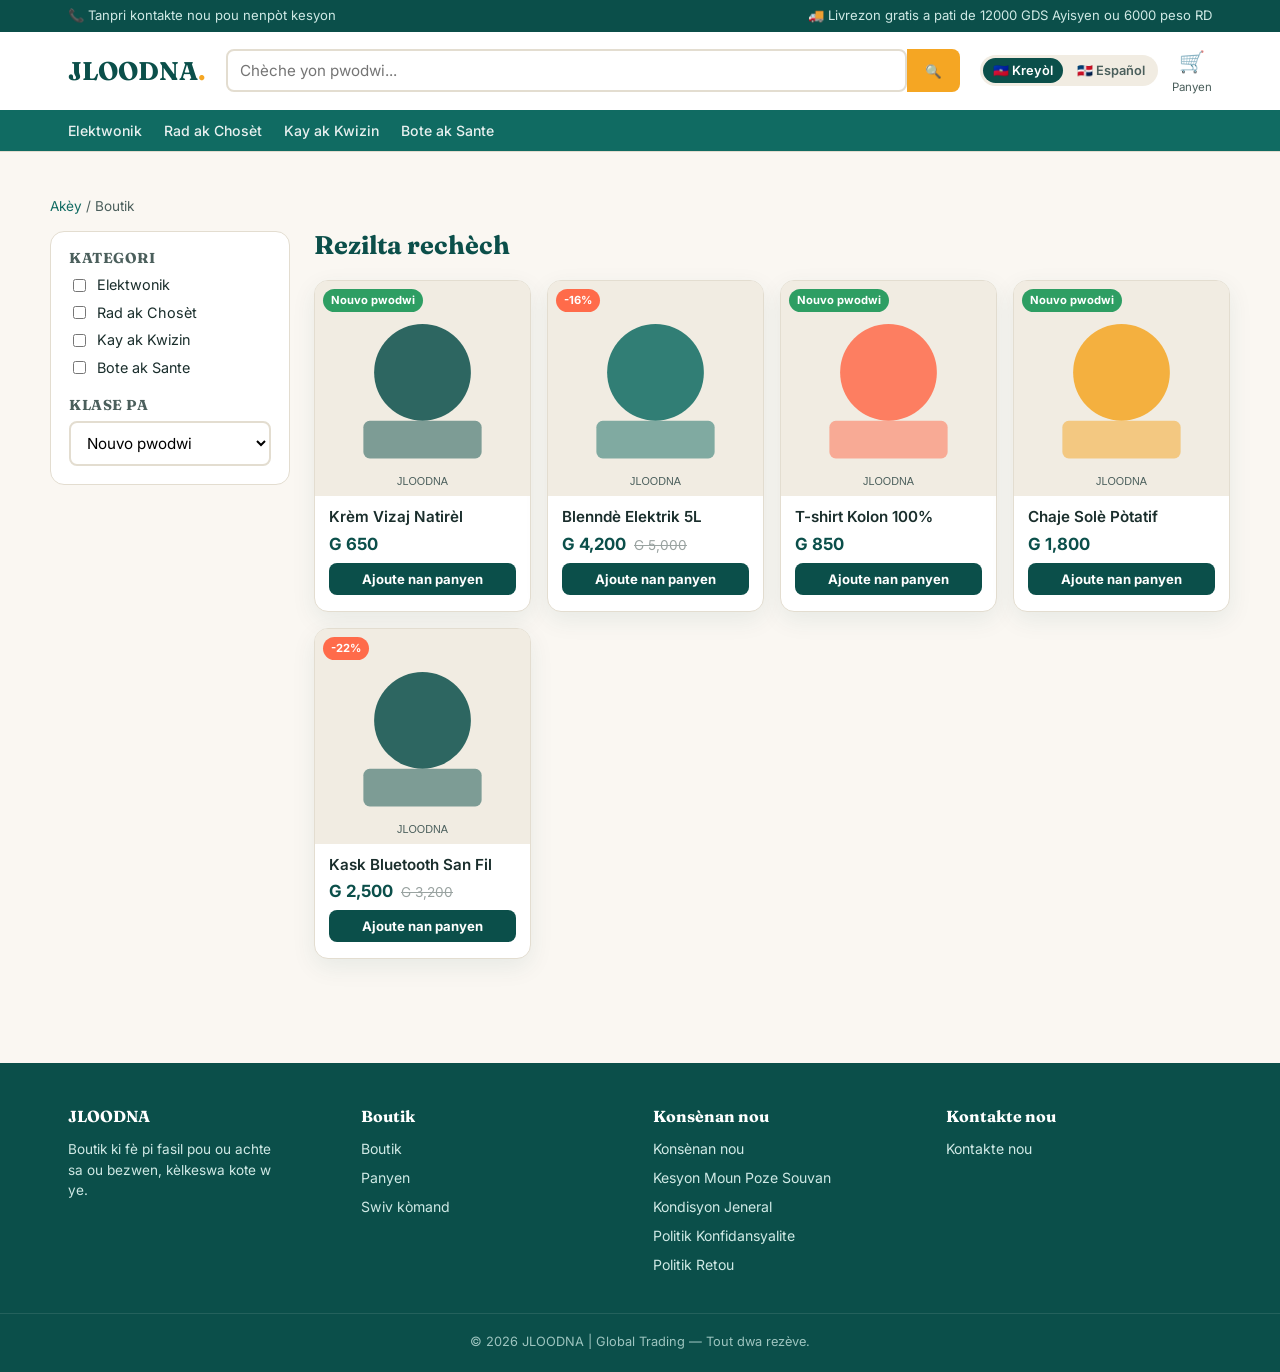
<file: shop.html>
<!doctype html>
<html lang="ht">
<head>
<meta charset="UTF-8"><meta name="viewport" content="width=device-width, initial-scale=1">
<title>Boutik — JLOODNA</title>
<link rel="stylesheet" href="./css/style.css">
</head>
<body>
<div id="jl-header"></div>
<main class="container jl-section">
  <div class="breadcrumb"><a href="/index.html" data-i18n="nav_home">Akèy</a> / <span data-i18n="nav_shop">Boutik</span></div>
  <div class="jl-shop-layout">
    <aside class="jl-filters">
      <h4 data-i18n="nav_categories">Kategori</h4>
      <div id="cat-filters"></div>
      <h4 style="margin-top:18px" data-i18n="sort_by">Klase pa</h4>
      <select id="sort-select">
        <option value="newest" data-i18n="new_products">Nouvo</option>
        <option value="price_asc">Pri ↑</option>
        <option value="price_desc">Pri ↓</option>
        <option value="popular" data-i18n="featured_products">Popilè</option>
      </select>
    </aside>
    <section>
      <div class="jl-section-head"><h2 id="results-title" data-i18n="search_results">Rezilta rechèch</h2></div>
      <div class="jl-grid" id="shop-grid"></div>
    </section>
  </div>
</main>
<div id="jl-footer"></div>
<script src="./js/config.js"></script>
<script src="./data/products.js"></script>
<script src="./js/store.js"></script>
<script src="./js/i18n.js"></script>
<script src="./js/cart.js"></script>
<script src="./js/layout.js"></script>
<script src="./js/product-card.js"></script>
<script>
const params = new URLSearchParams(location.search);

function loadCategories() {
  const cats = window.JL_STORE.getCategories();
  document.getElementById('cat-filters').innerHTML = cats.map(c => `
    <label><input type="checkbox" class="cat-check" value="${c.id}" ${params.get('category') == c.id ? 'checked' : ''}>
      <span class="lang-ht">${c.name_ht}</span><span class="lang-es">${c.name_es}</span></label>`).join('');
  window.JL_I18N.applyTranslations();
  document.querySelectorAll('.cat-check').forEach(cb => cb.addEventListener('change', loadProducts));
}

function loadProducts() {
  let products = window.JL_STORE.getProducts().filter(p => p.status === 'active');
  const q = (params.get('q') || '').toLowerCase();
  const featured = params.get('featured');
  const isNew = params.get('is_new');
  const checked = [...document.querySelectorAll('.cat-check:checked')].map(c => Number(c.value));
  const sort = document.getElementById('sort-select').value;

  if (q) products = products.filter(p => (p.name_ht + p.name_es + (p.brand || '') + p.sku).toLowerCase().includes(q));
  if (featured) products = products.filter(p => p.is_featured);
  if (isNew) products = products.filter(p => p.is_new);
  if (checked.length) products = products.filter(p => checked.includes(p.category_id));

  if (sort === 'price_asc') products.sort((a, b) => a.price_htg - b.price_htg);
  else if (sort === 'price_desc') products.sort((a, b) => b.price_htg - a.price_htg);
  else if (sort === 'popular') products.sort((a, b) => (b.is_featured ? 1 : 0) - (a.is_featured ? 1 : 0));
  else products.sort((a, b) => (b.id - a.id));

  document.getElementById('results-title').textContent = q ? `${window.JL_I18N.t('search_results')}: "${q}"` : window.JL_I18N.t('nav_shop');
  document.getElementById('shop-grid').innerHTML = products.map(renderProductCard).join('') || `<p class="empty-state"><span class="icon">🔍</span><br><span data-i18n="no_results">Pa gen rezilta.</span></p>`;
  window.JL_I18N.applyTranslations();
}

document.getElementById('sort-select').addEventListener('change', loadProducts);
document.addEventListener('DOMContentLoaded', () => { loadCategories(); loadProducts(); });
document.addEventListener('jl:lang-changed', loadProducts);
</script>
</body>
</html>
</file>
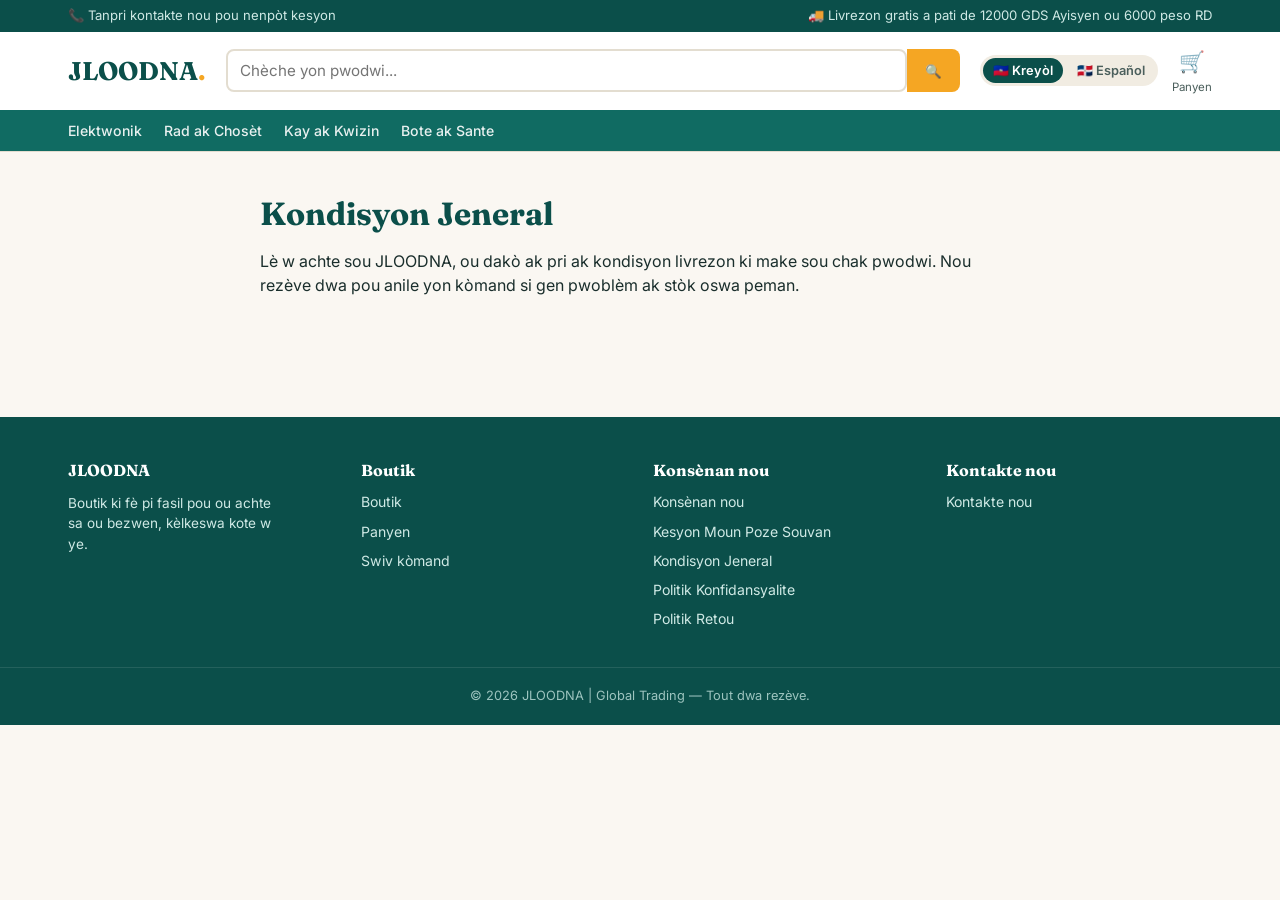
<file: terms.html>
<!doctype html>
<html lang="ht">
<head><meta charset="UTF-8"><meta name="viewport" content="width=device-width, initial-scale=1">
<title data-i18n="terms">JLOODNA</title><link rel="stylesheet" href="./css/style.css"></head>
<body>
<div id="jl-header"></div>
<main class="container jl-section" style="max-width:760px">

<h1 data-i18n="terms">Kondisyon Jeneral</h1>
<p class="lang-ht">Lè w achte sou JLOODNA, ou dakò ak pri ak kondisyon livrezon ki make sou chak pwodwi. Nou rezève dwa pou anile yon kòmand si gen pwoblèm ak stòk oswa peman.</p>
<p class="lang-es">Al comprar en JLOODNA, aceptas los precios y condiciones de entrega indicados en cada producto. Nos reservamos el derecho de cancelar un pedido si hay problemas de stock o pago.</p>
</main>
<div id="jl-footer"></div>
<script src="./js/config.js"></script>
<script src="./data/products.js"></script>
<script src="./js/store.js"></script>
<script src="./js/i18n.js"></script>
<script src="./js/cart.js"></script>
<script src="./js/layout.js"></script>
</body></html>
</file>
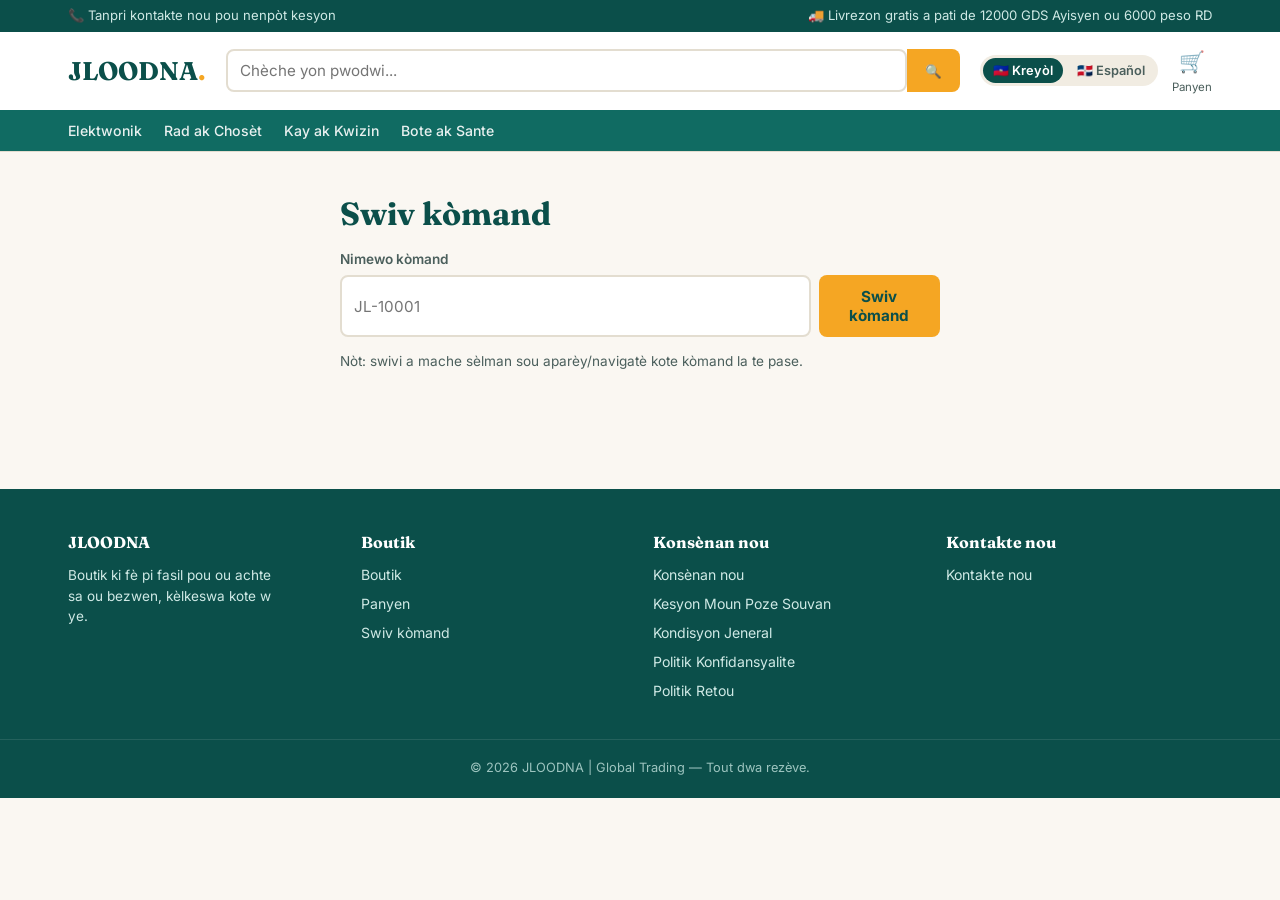
<file: track.html>
<!doctype html>
<html lang="ht">
<head><meta charset="UTF-8"><meta name="viewport" content="width=device-width, initial-scale=1">
<title data-i18n="track_order">Swiv kòmand — JLOODNA</title><link rel="stylesheet" href="./css/style.css"></head>
<body>
<div id="jl-header"></div>
<main class="container jl-section" style="max-width:600px">
  <h1 data-i18n="track_order">Swiv kòmand</h1>
  <div class="field"><label class="field-label" data-i18n="order_number">Nimewo kòmand</label>
    <div style="display:flex;gap:8px"><input type="text" id="order-input" placeholder="JL-10001">
    <button class="btn btn-primary" id="track-btn" data-i18n="track_order">Swiv</button></div></div>
  <p style="font-size:.85rem;color:var(--ink-soft)"><span class="lang-ht">Nòt: swivi a mache sèlman sou aparèy/navigatè kote kòmand la te pase.</span><span class="lang-es">Nota: el seguimiento solo funciona en el dispositivo/navegador donde se hizo el pedido.</span></p>
  <div id="track-result"></div>
</main>
<div id="jl-footer"></div>
<script src="./js/config.js"></script>
<script src="./data/products.js"></script>
<script src="./js/store.js"></script>
<script src="./js/i18n.js"></script>
<script src="./js/cart.js"></script>
<script src="./js/layout.js"></script>
<script src="./js/orders.js"></script>
<script>
const STEPS = ['new','confirmed','preparing','shipped','delivering','delivered'];
document.getElementById('track-btn').addEventListener('click', () => {
  const num = document.getElementById('order-input').value.trim();
  const box = document.getElementById('track-result');
  const o = window.JL_ORDERS.getOrders().find(x => x.order_number === num);
  if (!o) { box.innerHTML = `<div class="jl-alert error">Kòmand pa jwenn sou aparèy sa a.</div>`; return; }
  const idx = STEPS.indexOf(o.order_status);
  box.innerHTML = `<div class="jl-summary">
    <p><span data-i18n="order_number">Nimewo</span>: <strong>${o.order_number}</strong></p>
    <p><span class="status-pill ${o.order_status}" data-i18n="order_status_${o.order_status}">${o.order_status}</span></p>
    <ol>${STEPS.map((s,i) => `<li style="color:${i<=idx?'var(--success)':'var(--ink-soft)'}" data-i18n="order_status_${s}">${s}</li>`).join('')}</ol>
  </div>`;
  window.JL_I18N.applyTranslations();
});
</script>
</body></html>
</file>
<file: css/style.css>
@import url('https://fonts.googleapis.com/css2?family=Fraunces:opsz,wght@9..144,500;9..144,600;9..144,700&family=Inter:wght@400;500;600;700&display=swap');

:root {
  --teal-900: #0B4F4A;
  --teal-700: #106B62;
  --teal-100: #E4F2EF;
  --mango-500: #F5A623;
  --mango-600: #DB8E10;
  --coral-500: #FF6B4A;
  --ink: #1A2E2C;
  --ink-soft: #4B5F5C;
  --paper: #FAF7F2;
  --paper-dim: #F1ECE2;
  --white: #FFFFFF;
  --border: #E3DDD0;
  --danger: #D64545;
  --success: #2E9E63;
  --radius: 14px;
  --radius-sm: 8px;
  --shadow: 0 8px 24px rgba(11, 79, 74, 0.08);
  --font-display: 'Fraunces', serif;
  --font-body: 'Inter', sans-serif;
}

* { box-sizing: border-box; }
html { scroll-behavior: smooth; }
body {
  margin: 0; font-family: var(--font-body); color: var(--ink); background: var(--paper);
  line-height: 1.5; -webkit-font-smoothing: antialiased;
}
h1, h2, h3, h4 { font-family: var(--font-display); color: var(--teal-900); margin: 0 0 .5em; line-height: 1.15; }
a { color: inherit; text-decoration: none; }
img { max-width: 100%; display: block; }
button { font-family: inherit; cursor: pointer; }
:focus-visible { outline: 3px solid var(--mango-500); outline-offset: 2px; }

.container { max-width: 1180px; margin: 0 auto; padding: 0 18px; }

/* ---------- Language toggle by content blocks ---------- */
.lang-es .lang-ht { display: none !important; }
.lang-ht .lang-es { display: none !important; }

/* ---------- Top utility bar ---------- */
.jl-topbar { background: var(--teal-900); color: #cfe9e5; font-size: .82rem; }
.jl-topbar .container { display: flex; justify-content: space-between; align-items: center; padding-top: 6px; padding-bottom: 6px; flex-wrap: wrap; gap: 6px; }
.jl-topbar a { color: #cfe9e5; }

/* ---------- Header ---------- */
.jl-header { background: var(--white); border-bottom: 1px solid var(--border); position: sticky; top: 0; z-index: 40; }
.jl-header .container { display: flex; align-items: center; gap: 20px; padding-top: 14px; padding-bottom: 14px; flex-wrap: wrap; }
.jl-logo { font-family: var(--font-display); font-weight: 700; font-size: 1.6rem; color: var(--teal-900); white-space: nowrap; }
.jl-logo span { color: var(--mango-500); }
.jl-search { flex: 1 1 260px; display: flex; }
.jl-search input { flex: 1; border: 2px solid var(--border); border-right: none; border-radius: var(--radius-sm) 0 0 var(--radius-sm); padding: 10px 14px; font-size: .95rem; }
.jl-search button { background: var(--mango-500); border: none; color: var(--teal-900); font-weight: 700; padding: 0 18px; border-radius: 0 var(--radius-sm) var(--radius-sm) 0; }
.jl-header-actions { display: flex; align-items: center; gap: 14px; }
.jl-header-actions a { display: flex; flex-direction: column; align-items: center; font-size: .72rem; color: var(--ink-soft); position: relative; gap: 2px; }
.jl-header-actions a .icon { font-size: 1.3rem; }
.jl-cart-count { position: absolute; top: -6px; right: -10px; background: var(--coral-500); color: white; font-size: .65rem; font-weight: 700; border-radius: 999px; padding: 1px 6px; display: none; }
.lang-switch { display: flex; gap: 4px; background: var(--paper-dim); border-radius: 999px; padding: 3px; }
.lang-switch-btn { border: none; background: transparent; padding: 5px 10px; border-radius: 999px; font-size: .8rem; font-weight: 600; color: var(--ink-soft); }
.lang-switch-btn.active { background: var(--teal-900); color: white; }

/* ---------- Category nav strip ---------- */
.jl-catnav { background: var(--teal-700); }
.jl-catnav .container { display: flex; gap: 22px; overflow-x: auto; padding: 10px 18px; }
.jl-catnav a { color: white; font-size: .88rem; font-weight: 500; white-space: nowrap; opacity: .9; }
.jl-catnav a:hover { opacity: 1; text-decoration: underline; }

/* ---------- Hero ---------- */
.jl-hero { background: linear-gradient(120deg, var(--teal-900), var(--teal-700)); color: white; padding: 56px 0; position: relative; overflow: hidden; }
.jl-hero::after { content: ''; position: absolute; right: -60px; bottom: -80px; width: 320px; height: 320px; border-radius: 50%; background: radial-gradient(circle, rgba(245,166,35,.35), transparent 70%); }
.jl-hero h1 { color: white; font-size: clamp(1.9rem, 4vw, 3rem); max-width: 620px; }
.jl-hero p { max-width: 520px; color: #d7ede9; font-size: 1.05rem; }
.jl-hero .btn { margin-top: 18px; }

/* ---------- Buttons ---------- */
.btn { display: inline-flex; align-items: center; justify-content: center; gap: 8px; border: none; border-radius: var(--radius-sm); font-weight: 700; padding: 12px 22px; font-size: .95rem; transition: transform .15s ease, box-shadow .15s ease; }
.btn-primary { background: var(--mango-500); color: var(--teal-900); }
.btn-primary:hover { background: var(--mango-600); transform: translateY(-1px); }
.btn-outline { background: transparent; border: 2px solid var(--teal-900); color: var(--teal-900); }
.btn-outline:hover { background: var(--teal-900); color: white; }
.btn-teal { background: var(--teal-900); color: white; }
.btn-teal:hover { background: var(--teal-700); }
.btn-danger { background: var(--danger); color: white; }
.btn-block { width: 100%; }
.btn-sm { padding: 8px 14px; font-size: .82rem; }
.btn:disabled { opacity: .5; cursor: not-allowed; }

/* ---------- Section headers ---------- */
.jl-section { padding: 44px 0; }
.jl-section-head { display: flex; justify-content: space-between; align-items: baseline; margin-bottom: 20px; flex-wrap: wrap; gap: 8px; }
.jl-section-head h2 { font-size: 1.6rem; margin: 0; }
.jl-section-head a { color: var(--teal-700); font-weight: 600; font-size: .9rem; }

/* ---------- Product grid & cards ---------- */
.jl-grid { display: grid; grid-template-columns: repeat(2, 1fr); gap: 16px; }
@media (min-width: 640px) { .jl-grid { grid-template-columns: repeat(3, 1fr); } }
@media (min-width: 960px) { .jl-grid { grid-template-columns: repeat(4, 1fr); } }

.jl-card { background: var(--white); border-radius: var(--radius); overflow: hidden; box-shadow: var(--shadow); border: 1px solid var(--border); display: flex; flex-direction: column; transition: transform .15s ease; }
.jl-card:hover { transform: translateY(-3px); }
.jl-card-img { aspect-ratio: 1 / 1; background: var(--paper-dim); position: relative; overflow: hidden; }
.jl-card-img img { width: 100%; height: 100%; object-fit: cover; }
.jl-badge { position: absolute; top: 8px; left: 8px; background: var(--coral-500); color: white; font-size: .7rem; font-weight: 700; padding: 3px 8px; border-radius: 999px; }
.jl-badge.new { background: var(--success); }
.jl-card-body { padding: 12px 14px 16px; display: flex; flex-direction: column; gap: 6px; flex: 1; }
.jl-card-body h3 { font-size: .95rem; font-family: var(--font-body); font-weight: 600; color: var(--ink); margin: 0; }
.jl-price { display: flex; align-items: baseline; gap: 8px; }
.jl-price .now { font-weight: 700; color: var(--teal-900); font-size: 1.05rem; }
.jl-price .old { text-decoration: line-through; color: #9AA3A1; font-size: .85rem; }
.jl-card-body .btn { margin-top: auto; }

/* ---------- Filters/sidebar ---------- */
.jl-shop-layout { display: grid; grid-template-columns: 1fr; gap: 24px; }
@media (min-width: 860px) { .jl-shop-layout { grid-template-columns: 240px 1fr; } }
.jl-filters { background: var(--white); border: 1px solid var(--border); border-radius: var(--radius); padding: 18px; align-self: start; }
.jl-filters h4 { margin: 0 0 8px; font-size: .9rem; text-transform: uppercase; letter-spacing: .04em; color: var(--ink-soft); }
.jl-filters label { display: flex; align-items: center; gap: 8px; font-size: .9rem; margin-bottom: 6px; }
select, input[type=text], input[type=email], input[type=password], input[type=tel], input[type=number], textarea {
  width: 100%; padding: 10px 12px; border: 2px solid var(--border); border-radius: var(--radius-sm); font-size: .95rem; font-family: inherit; background: white;
}
label.field-label { font-weight: 600; font-size: .85rem; display: block; margin-bottom: 6px; color: var(--ink-soft); }
.field { margin-bottom: 14px; }

/* ---------- Forms / auth cards ---------- */
.jl-auth-card { max-width: 420px; margin: 40px auto; background: white; border: 1px solid var(--border); border-radius: var(--radius); padding: 32px; box-shadow: var(--shadow); }
.jl-auth-card h2 { text-align: center; }
.jl-form-footer { text-align: center; margin-top: 14px; font-size: .9rem; color: var(--ink-soft); }

/* ---------- Cart / checkout ---------- */
.jl-cart-item { display: grid; grid-template-columns: 72px 1fr auto; gap: 14px; align-items: center; padding: 14px 0; border-bottom: 1px solid var(--border); }
.jl-cart-item img { width: 72px; height: 72px; object-fit: cover; border-radius: var(--radius-sm); background: var(--paper-dim); }
.jl-qty { display: flex; align-items: center; gap: 6px; }
.jl-qty button { width: 28px; height: 28px; border-radius: 50%; border: 1px solid var(--border); background: white; }
.jl-summary { background: white; border: 1px solid var(--border); border-radius: var(--radius); padding: 20px; }
.jl-summary-row { display: flex; justify-content: space-between; margin-bottom: 8px; font-size: .95rem; }
.jl-summary-row.total { font-weight: 700; font-size: 1.15rem; color: var(--teal-900); border-top: 1px solid var(--border); padding-top: 10px; margin-top: 10px; }
.jl-checkout-grid { display: grid; grid-template-columns: 1fr; gap: 24px; }
@media (min-width: 900px) { .jl-checkout-grid { grid-template-columns: 1.3fr 1fr; } }
.pay-option { display: flex; align-items: flex-start; gap: 10px; border: 2px solid var(--border); border-radius: var(--radius-sm); padding: 14px; margin-bottom: 10px; cursor: pointer; }
.pay-option.selected { border-color: var(--mango-500); background: #fff8ec; }

/* ---------- Alerts / badges ---------- */
.jl-alert { padding: 12px 16px; border-radius: var(--radius-sm); margin-bottom: 16px; font-size: .92rem; }
.jl-alert.error { background: #FBEAEA; color: var(--danger); border: 1px solid #F3C6C6; }
.jl-alert.success { background: #E9F8EF; color: var(--success); border: 1px solid #BFE9CE; }
.status-pill { display: inline-block; padding: 3px 10px; border-radius: 999px; font-size: .75rem; font-weight: 700; background: var(--paper-dim); color: var(--ink-soft); }
.status-pill.delivered { background: #E9F8EF; color: var(--success); }
.status-pill.cancelled, .status-pill.returned { background: #FBEAEA; color: var(--danger); }
.status-pill.new, .status-pill.confirmed { background: #FFF3DE; color: var(--mango-600); }

/* ---------- Footer ---------- */
.jl-footer { background: var(--teal-900); color: #cfe9e5; margin-top: 60px; padding: 44px 0 20px; }
.jl-footer h4 { color: white; font-size: 1rem; margin-bottom: 12px; }
.jl-footer-grid { display: grid; grid-template-columns: repeat(2, 1fr); gap: 26px; }
@media (min-width: 720px) { .jl-footer-grid { grid-template-columns: repeat(4, 1fr); } }
.jl-footer a { color: #cfe9e5; font-size: .88rem; display: block; margin-bottom: 8px; }
.jl-footer a:hover { color: var(--mango-500); }
.jl-footer-bottom { text-align: center; font-size: .8rem; color: #9dc4bf; margin-top: 30px; border-top: 1px solid rgba(255,255,255,.1); padding-top: 18px; }

/* ---------- Utility ---------- */
.text-center { text-align: center; }
.mt-0 { margin-top: 0; }
.empty-state { text-align: center; padding: 60px 20px; color: var(--ink-soft); }
.empty-state .icon { font-size: 3rem; margin-bottom: 10px; }
.spinner { border: 3px solid var(--border); border-top-color: var(--mango-500); border-radius: 50%; width: 28px; height: 28px; animation: jl-spin 0.8s linear infinite; margin: 30px auto; }
@keyframes jl-spin { to { transform: rotate(360deg); } }
.breadcrumb { font-size: .85rem; color: var(--ink-soft); margin-bottom: 14px; }
.breadcrumb a { color: var(--teal-700); }
</file>
<file: css/admin.css>
body { background: var(--paper-dim); }
.admin-shell { display: grid; grid-template-columns: 1fr; min-height: 100vh; }
@media (min-width: 860px) { .admin-shell { grid-template-columns: 220px 1fr; } }
.admin-sidebar { background: var(--teal-900); color: white; padding: 20px 14px; }
.admin-sidebar h1 { color: white; font-size: 1.3rem; margin-bottom: 20px; }
.admin-sidebar .tab-btn { display: block; width: 100%; text-align: left; background: transparent; border: none; color: #cfe9e5; padding: 10px 12px; border-radius: 8px; font-weight: 600; margin-bottom: 4px; }
.admin-sidebar .tab-btn.active, .admin-sidebar .tab-btn:hover { background: var(--teal-700); color: white; }
.admin-main { padding: 24px; max-width: 1100px; }
.admin-tab { display: none; }
.admin-tab.active { display: block; }
.admin-card { background: white; border-radius: var(--radius); border: 1px solid var(--border); padding: 20px; margin-bottom: 20px; }
table.admin-table { width: 100%; border-collapse: collapse; font-size: .9rem; }
table.admin-table th, table.admin-table td { text-align: left; padding: 10px 8px; border-bottom: 1px solid var(--border); }
table.admin-table th { color: var(--ink-soft); font-size: .78rem; text-transform: uppercase; }
.thumb { width: 40px; height: 40px; object-fit: cover; border-radius: 6px; background: var(--paper-dim); }
.stat-grid { display: grid; grid-template-columns: repeat(auto-fit,minmax(160px,1fr)); gap: 14px; margin-bottom: 20px; }
.stat-box { background: white; border: 1px solid var(--border); border-radius: var(--radius); padding: 16px; }
.stat-box .num { font-size: 1.6rem; font-weight: 700; color: var(--teal-900); }
.stat-box .label { font-size: .8rem; color: var(--ink-soft); }
.form-grid { display: grid; grid-template-columns: 1fr 1fr; gap: 14px; }
@media (max-width: 640px) { .form-grid { grid-template-columns: 1fr; } }
.img-preview-row { display: flex; gap: 8px; flex-wrap: wrap; margin-top: 8px; }
.img-preview-row img { width: 60px; height: 60px; object-fit: cover; border-radius: 6px; border: 1px solid var(--border); }
.badge-count { background: var(--coral-500); color: white; border-radius: 999px; font-size: .7rem; padding: 1px 7px; margin-left: 6px; }
</file>
